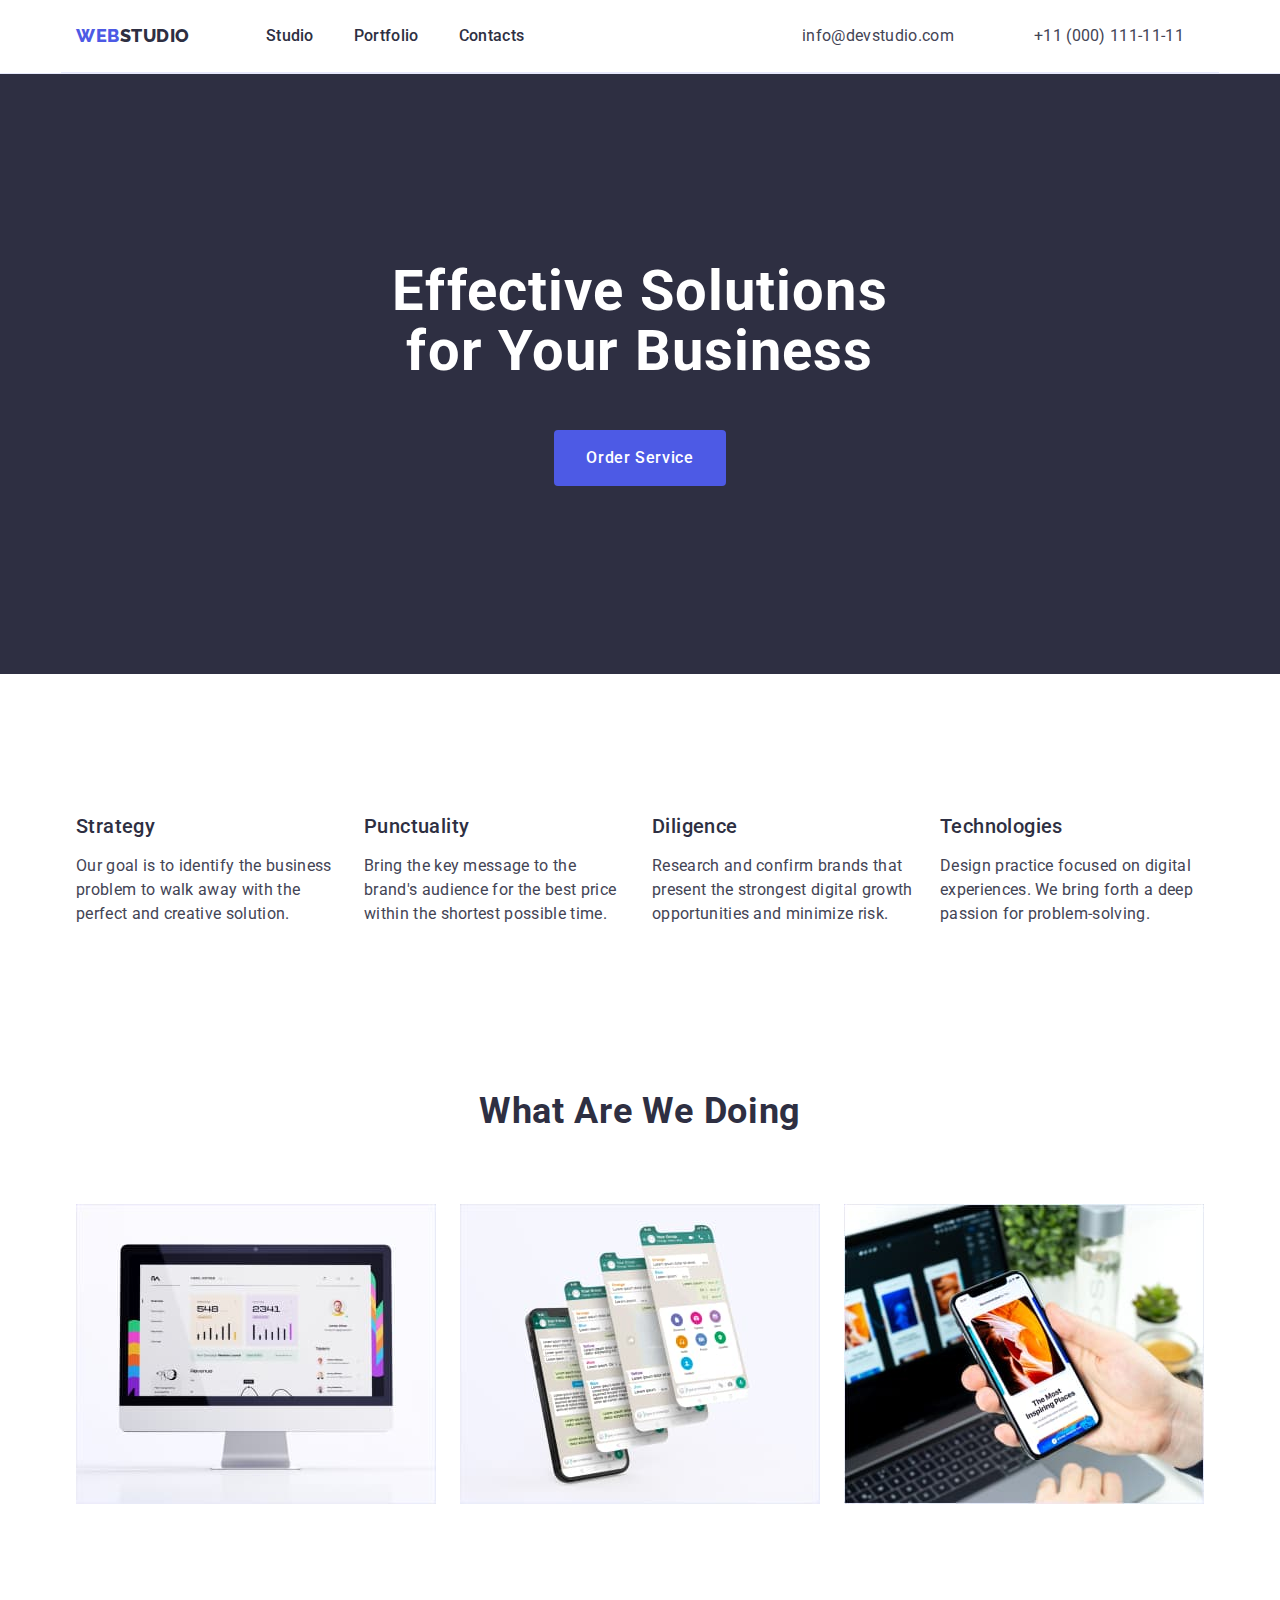
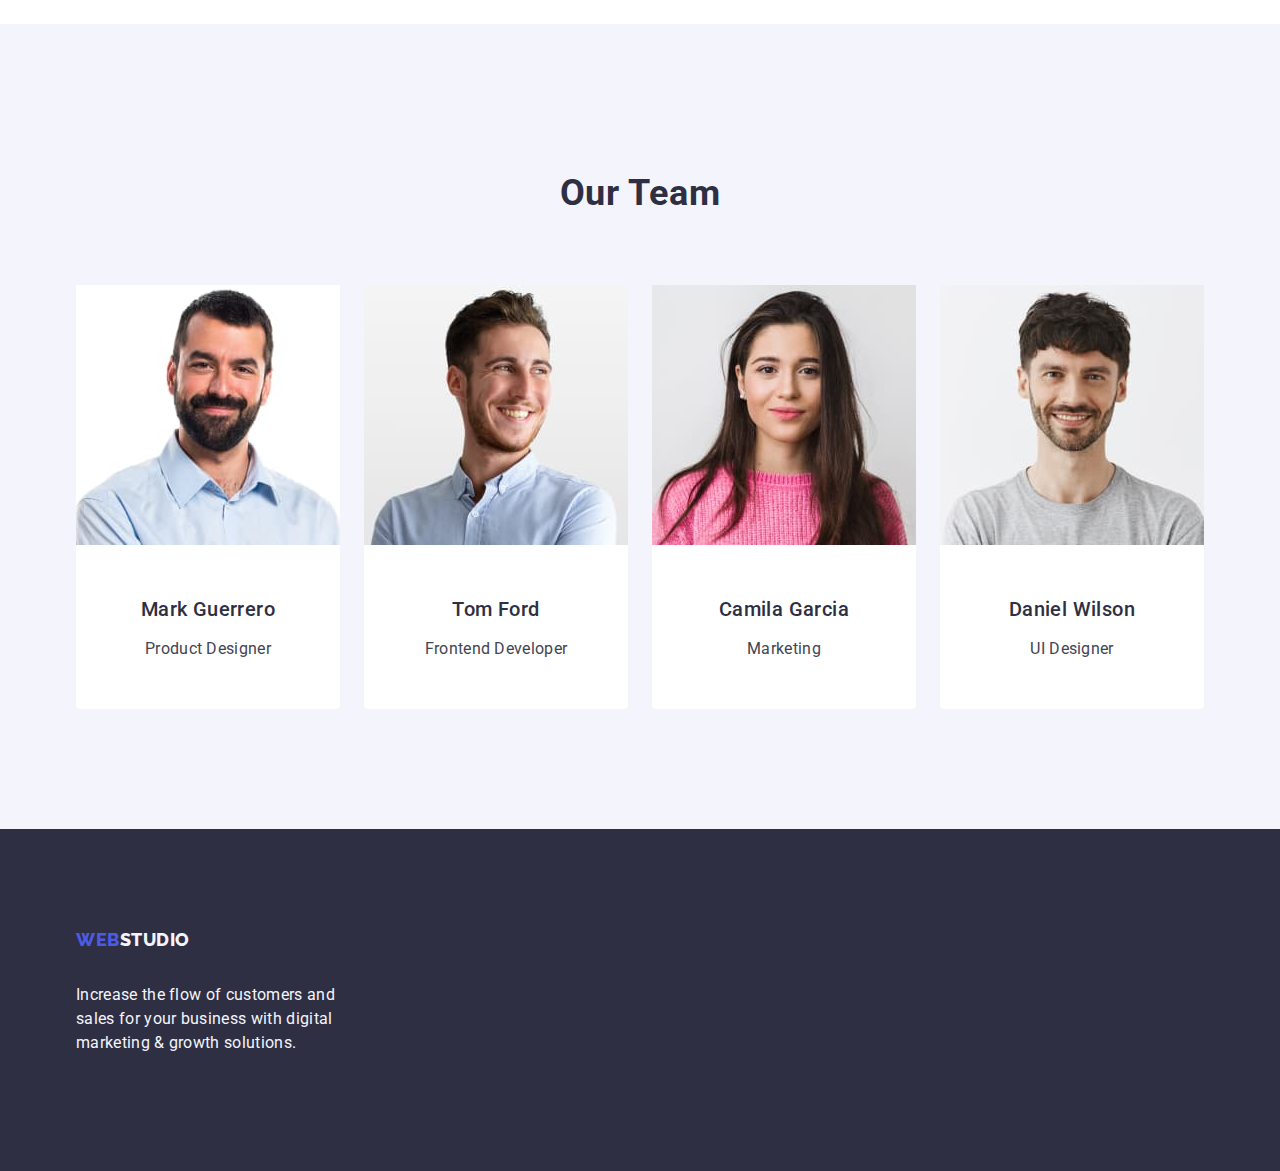
<file: index.html>
<!DOCTYPE html>
<html lang="en">
  <head>
    <meta charset="UTF-8" />
    <meta name="viewport" content="width=device-width, initial-scale=1.0" />
    <link
      rel="stylesheet"
      href="https://cdnjs.cloudflare.com/ajax/libs/modern-normalize/1.0.0/modern-normalize.min.css"
    />
    <link rel="stylesheet" href="./css/styles.css" />
    <link rel="preconnect" href="https://fonts.googleapis.com" />
    <link rel="preconnect" href="https://fonts.gstatic.com" crossorigin />
    <link
      href="https://fonts.googleapis.com/css2?family=Raleway:wght@800&family=Roboto:wght@400;500;700;900&display=swap"
      rel="stylesheet"
    />
    <title>Studio</title>
  </head>

  <body>
    <header class="header">
      <div class="container header">
        <nav class="nav">
          <a class="logo link" href="./index.html"
            >Web<span class="logo-studio">Studio</span></a
          >
          <ul class="nav-list list">
            <li class="nav-list-item">
              <a href="./index.html" class="nav-list-link link">Studio</a>
            </li>
            <li class="nav-list-item">
              <a href="./portfolio.html" class="nav-list-link link"
                >Portfolio</a
              >
            </li>
            <li class="nav-list-item">
              <a href="" class="nav-list-link link">Contacts</a>
            </li>
          </ul>
        </nav>
        <address class="contact">
          <ul class="nav-contact list">
            <li class="nav-contact-item">
              <a href="mailto:info@devstudio.com" class="nav-contact-link link"
                >info@devstudio.com</a
              >
            </li>
            <li class="nav-contact-item">
              <a href="tel:+110001111111" class="nav-contact-link link"
                >+11 (000) 111-11-11</a
              >
            </li>
          </ul>
        </address>
      </div>
    </header>

    <main>
      <!-- Hero-->
      <section class="hero-section">
        <div class="container">
          <h1 class="hero-title">Effective Solutions for Your Business</h1>
          <button class="order-button" type="button">Order Service</button>
        </div>
      </section>

      <!--Objectives-->
      <section class="objectives-section">
        <div class="container">
          <h2 class="hidden">Objectives</h2>
          <ul class="objective-list">
            <li class="objective-item">
              <h3 class="objective">Strategy</h3>
              <p class="objectives-description">
                Our goal is to identify the business problem to walk away with
                the perfect and creative solution.
              </p>
            </li>
            <li class="objective-item">
              <h3 class="objective">Punctuality</h3>
              <p class="objectives-description">
                Bring the key message to the brand's audience for the best price
                within the shortest possible time.
              </p>
            </li>
            <li class="objective-item">
              <h3 class="objective">Diligence</h3>
              <p class="objectives-description">
                Research and confirm brands that present the strongest digital
                growth opportunities and minimize risk.
              </p>
            </li>
            <li class="objective-item">
              <h3 class="objective">Technologies</h3>
              <p class="objectives-description">
                Design practice focused on digital experiences. We bring forth a
                deep passion for problem-solving.
              </p>
            </li>
          </ul>
        </div>
      </section>

      <!--Introduction-->

      <section class="introduction-section">
        <div class="container">
          <h2 class="introduction-title">What are we doing</h2>
          <ul class="introduction-list">
            <li class="introduction-item">
              <img
                src="./images/introduction1.jpg"
                alt="computer screen showing a website with stats"
                width="360"
                height="300"
              />
            </li>
            <li class="introduction-item">
              <img
                src="./images/introduction2.jpg"
                alt="smartphone with multiple screens of the same app opened"
                width="360"
                height="300"
              />
            </li>
            <li class="introduction-item">
              <img
                src="./images/introduction3.jpg"
                alt="a hand holding a smartphone"
                width="360"
                height="300"
              />
            </li>
          </ul>
        </div>
      </section>

      <!--Team-->

      <section class="team-section">
        <div class="container">
          <h2 class="team-title">Our Team</h2>
          <ul class="team-list">
            <li class="team-item">
              <img
                src="./images/team1.jpg"
                alt="A man with dark hair and beard in a shirt"
                width="264"
                height="260"
              />
              <div class="member-box">
                <h3 class="member">Mark Guerrero</h3>
                <p class="member-position">Product Designer</p>
              </div>
            </li>
            <li class="team-item">
              <img
                src="./images/team2.jpg"
                alt="A man smiling in a shirt"
                width="264"
                height="260"
              />
              <div class="member-box">
                <h3 class="member">Tom Ford</h3>
                <p class="member-position">Frontend Developer</p>
              </div>
            </li>
            <li class="team-item">
              <img
                src="./images/team3.jpg"
                alt="A woman with long hair in a blouse"
                width="264"
                height="260"
              />
              <div class="member-box">
                <h3 class="member">Camila Garcia</h3>
                <p class="member-position">Marketing</p>
              </div>
            </li>
            <li class="team-item">
              <img
                src="./images/team4.jpg"
                alt="A smiling man with a beard in a sweater"
                width="264"
                height="260"
              />
              <div class="member-box">
                <h3 class="member">Daniel Wilson</h3>
                <p class="member-position">UI Designer</p>
              </div>
            </li>
          </ul>
        </div>
      </section>
    </main>

    <footer class="footer">
      <div class="container">
        <a class="logo link bottom-logo" href="./index.html"
          >Web<span class="logo-studio-footer">Studio</span></a
        >
        <p class="footer-note">
          Increase the flow of customers and sales for your business with
          digital marketing & growth solutions.
        </p>
      </div>
    </footer>
  </body>
</html>
</file>
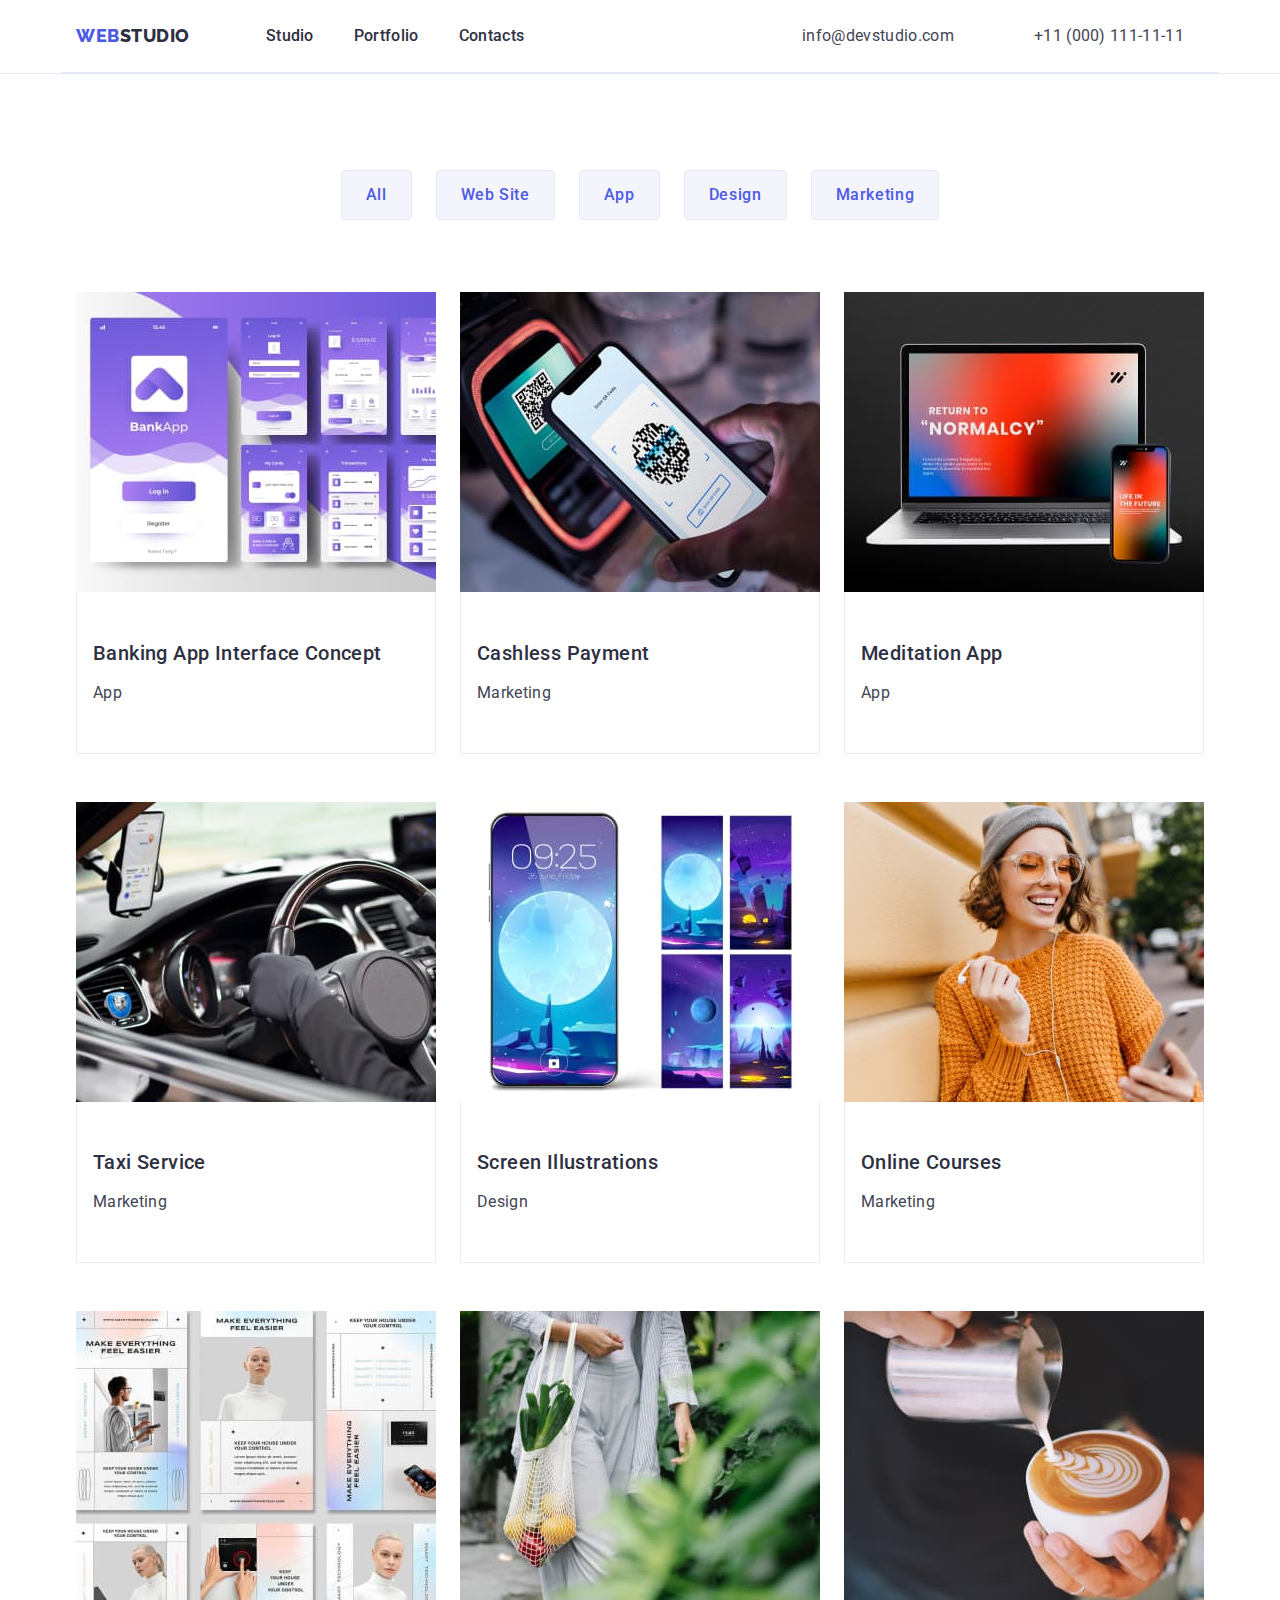
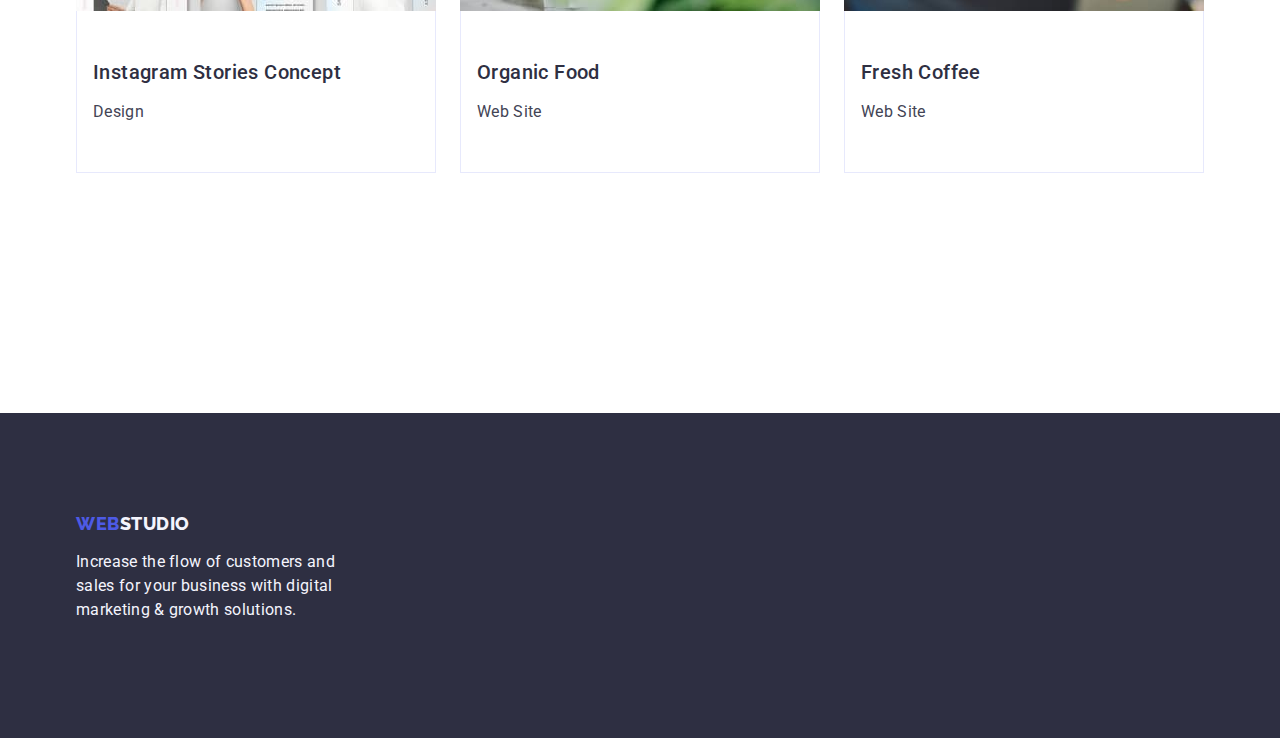
<file: portfolio.html>
<!DOCTYPE html>
<html lang="en">
  <head>
    <meta charset="UTF-8" />
    <meta name="viewport" content="width=device-width, initial-scale=1.0" />
    <link
      rel="stylesheet"
      href="https://cdnjs.cloudflare.com/ajax/libs/modern-normalize/1.0.0/modern-normalize.min.css"
    />
    <link rel="stylesheet" href="./css/styles.css" />
    <link rel="preconnect" href="https://fonts.googleapis.com" />
    <link rel="preconnect" href="https://fonts.gstatic.com" crossorigin />
    <link
      href="https://fonts.googleapis.com/css2?family=Raleway:wght@800&family=Roboto:wght@400;500;700;900&display=swap"
      rel="stylesheet"
    />
    <title>Studio</title>
  </head>

  <body>
    <header class="header">
      <div class="container header">
        <nav class="nav">
          <a class="logo link" href="./index.html"
            >Web<span class="logo-studio">Studio</span></a
          >
          <ul class="nav-list list">
            <li class="nav-list-item">
              <a href="./index.html" class="nav-list-link link">Studio</a>
            </li>
            <li class="nav-list-item">
              <a href="./portfolio.html" class="nav-list-link link"
                >Portfolio</a
              >
            </li>
            <li class="nav-list-item">
              <a href="" class="nav-list-link link">Contacts</a>
            </li>
          </ul>
        </nav>
        <address class="contact">
          <ul class="nav-contact list">
            <li class="nav-contact-item">
              <a href="mailto:info@devstudio.com" class="nav-contact-link link"
                >info@devstudio.com</a
              >
            </li>
            <li class="nav-contact-item">
              <a href="tel:+110001111111" class="nav-contact-link link"
                >+11 (000) 111-11-11</a
              >
            </li>
          </ul>
        </address>
      </div>
    </header>

    <main>
      <section class="projects-section">
        <div class="container">
          <h1 class="hidden">Projects</h1>
          <!--Filter-->
          <ul class="filter-menu">
            <li>
              <button type="button" class="filter-button">All</button>
            </li>
            <li>
              <button type="button" class="filter-button">Web Site</button>
            </li>
            <li>
              <button type="button" class="filter-button">App</button>
            </li>
            <li>
              <button type="button" class="filter-button">Design</button>
            </li>
            <li>
              <button type="button" class="filter-button">Marketing</button>
            </li>
          </ul>
          <!--Projects-->
          <ul class="projects-menu">
            <li class="projects-item">
              <a href="#" class="link">
                <img
                  src="./images/project1.jpg"
                  alt="a concept of a bank app with a landing, log in, account page"
                  width="360"
                  height="300"
                />
                <div class="project">
                  <h2 class="project-name">Banking App Interface Concept</h2>
                  <p class="project-type">App</p>
                </div></a
              >
            </li>
            <li class="projects-item">
              <a href="#" class="link">
                <img
                  src="./images/project2.jpg"
                  alt="contactless payment using a phone"
                  width="360"
                  height="300"
                />
                <div class="project">
                  <h2 class="project-name">Cashless Payment</h2>
                  <p class="project-type">Marketing</p>
                </div></a
              >
            </li>
            <li class="projects-item">
              <a href="#" class="link">
                <img
                  src="./images/project3.jpg"
                  alt="a concent of a medication website on a laptop and an app on a phone"
                  width="360"
                  height="300"
                />
                <div class="project">
                  <h2 class="project-name">Meditation App</h2>
                  <p class="project-type">App</p>
                </div></a
              >
            </li>
            <li class="projects-item">
              <a href="#" class="link">
                <img
                  src="./images/project4.jpg"
                  alt="inside of a car with a phone holder attached to the front screen with a phone"
                  width="360"
                  height="300"
                />
                <div class="project">
                  <h2 class="project-name">Taxi Service</h2>
                  <p class="project-type">Marketing</p>
                </div>
              </a>
            </li>
            <li class="projects-item">
              <a href="#" class="link">
                <img
                  src="./images/project5.jpg"
                  alt="a phone with five various screens showing moon, sky and rocks"
                  width="360"
                  height="300"
                />
                <div class="project">
                  <h2 class="project-name">Screen Illustrations</h2>
                  <p class="project-type">Design</p>
                </div></a
              >
            </li>
            <li class="projects-item">
              <a href="#" class="link">
                <img
                  src="./images/project6.jpg"
                  alt="women laughing to her phone"
                  width="360"
                  height="300"
                />
                <div class="project">
                  <h2 class="project-name">Online Courses</h2>
                  <p class="project-type">Marketing</p>
                </div></a
              >
            </li>
            <li class="projects-item">
              <a href="#" class="link">
                <img
                  src="./images/project7.jpg"
                  alt="concept of instagram stories showing smart home solutions"
                  width="360"
                  height="300"
                />
                <div class="project">
                  <h2 class="project-name">Instagram Stories Concept</h2>
                  <p class="project-type">Design</p>
                </div></a
              >
            </li>
            <li class="projects-item">
              <a href="#" class="link">
                <img
                  src="./images/project8.jpg"
                  alt="person carrying produce in a net bag"
                  width="360"
                  height="300"
                />
                <div class="project">
                  <h2 class="project-name">Organic Food</h2>
                  <p class="project-type">Web Site</p>
                </div></a
              >
            </li>
            <li class="projects-item">
              <a href="#" class="link">
                <img
                  src="./images/project9.jpg"
                  alt="a barister making pattern on a coffee"
                  width="360"
                  height="300"
                />
                <div class="project">
                  <h2 class="project-name">Fresh Coffee</h2>
                  <p class="project-type">Web Site</p>
                </div></a
              >
            </li>
          </ul>
        </div>
      </section>
    </main>

    <footer class="footer">
      <div class="container footer-contents">
        <a class="logo link" href="./index.html"
          >Web<span class="logo-studio-footer">Studio</span></a
        >
        <p class="footer-note">
          Increase the flow of customers and sales for your business with
          digital marketing & growth solutions.
        </p>
      </div>
    </footer>
  </body>
</html>
</file>
<file: css/styles.css>
body {
  font-family: "Roboto", sans-serif;
  color: #434455;
  background-color: #ffffff;
}

:root {
  --brand-color: #4d5ae5;
  --pressed-color: #404bbf;
  --dark-color: #2e2f42;
  --success-color: #31d0aa;
  --text-color: #434455;
  --suble-text-color: #8e8f99;
  --accent-color: #e7e9fc;
  --light-color: #f4f4fd;
  --white-background: #ffffff;
  --modal-background: #fcfcfc;
}

img {
  display: block;
  max-width: 100%;
  height: auto;
}

.container {
  width: 1158px;
  margin: auto;
  padding: 0px 15px;
}

.link {
  text-decoration: none;
  display: inline-block;
}

.header {
  border-bottom: 1px solid var(--accent-color);
  display: flex;
  justify-content: space-between;
  align-items: center;
}

.logo {
  font-family: "Raleway", sans-serif;
  font-weight: 800;
  font-size: 18px;
  line-height: 1.17;
  letter-spacing: 0.03em;
  text-transform: uppercase;
  color: var(--brand-color);
  display: inline-block;
  margin-right: 76px;
}

.logo-studio {
  color: var(--dark-color);
}

.list {
  list-style: none;
}

.nav {
  display: flex;
  align-items: center;
}

.nav-list {
  display: flex;
  gap: 40px;
}

.nav-list-link {
  font-weight: 500;
  font-size: 16px;
  line-height: 1.5;
  letter-spacing: 0.02em;
  color: var(--dark-color);
  padding: 24px 0px;
}

.link:hover,
.link:focus {
  color: var(--pressed-color);
}

.contact {
  font-style: normal;
}

.nav-contact {
  display: flex;
  gap: 40px;
}

.nav-contact-item {
  display: inline-block;
  padding: 24px 20px;
}

.nav-contact-link {
  font-size: 16px;
  line-height: 1.5;
  letter-spacing: 0.02em;
  color: var(--text-color);
  text-decoration: none;
}

.footer {
  background-color: var(--dark-color);
  padding: 100px 0px;
}

.bottom-logo {
  margin-bottom: 16px;
}

.logo-studio-footer {
  color: var(--light-color);
}

.footer-note {
  font-size: 16px;
  line-height: 1.5;
  letter-spacing: 0.02em;
  color: var(--light-color);
  width: 264px;
}

.hero-section {
  background-color: var(--dark-color);
  padding: 188px 0px;
}

.hero-title {
  font-weight: 700;
  font-size: 56px;
  line-height: 1.07;
  letter-spacing: 0.02em;
  text-align: center;
  color: var(--white-background);
  max-width: 496px;
  display: block;
  box-sizing: border-box;
  margin: auto;
}

.order-button {
  font-family: "Roboto", sans-serif;
  font-weight: 500;
  font-size: 16px;
  line-height: 1.5;
  letter-spacing: 0.04em;
  color: var(--white-background);
  background-color: var(--brand-color);
  cursor: pointer;
  box-sizing: border-box;
  display: block;
  min-width: 169px;
  height: 56px;
  padding: 16px 32px;
  border: none;
  margin-top: 48px;
  margin-left: auto;
  margin-right: auto;
  border-radius: 4px;
}

.order-button:hover,
.order-button:focus {
  background-color: var(--pressed-color);
}

.hidden {
  position: absolute;
  width: 1px;
  height: 1px;
  margin: -1px;
  border: 0;
  padding: 0;
  white-space: nowrap;
  clip-path: inset(100%);
  clip: rect(0 0 0 0);
  overflow: hidden;
}

ul,
ol {
  list-style-type: none;
  padding-left: 0;
  margin: 0;
}

.objectives-section {
  padding: 120px 0px;
}
.objective-list {
  display: flex;
  gap: 24px;
}

.objective-item {
  width: calc((100% - 72px) / 4);
}

.objective {
  font-weight: 500;
  font-size: 20px;
  line-height: 1.2;
  letter-spacing: 0.02em;
  color: var(--dark-color);
  margin-bottom: 8px;
}

.objectives-description {
  font-size: 16px;
  line-height: 1.5;
  letter-spacing: 0.02em;
  color: var(--text-color);
  display: inline-block;
  margin-top: 8px;
}

.introduction-section {
  padding-bottom: 120px;
}

.introduction-title {
  font-weight: 700;
  font-size: 36px;
  line-height: 1.11;
  letter-spacing: 0.02em;
  text-align: center;
  text-transform: capitalize;
  color: var(--dark-color);
  margin-bottom: 72px;
}

.introduction-list {
  display: flex;
  gap: 24px;
}

.introduction-item {
  width: calc((100% - 48px) / 3);
}

.team-section {
  background-color: var(--light-color);
  padding: 120px 0px;
}

.team-title {
  font-weight: 700;
  font-size: 36px;
  line-height: 1.11;
  letter-spacing: 0.02em;
  color: var(--dark-color);
  text-align: center;
  text-transform: capitalize;
  margin-bottom: 72px;
}

.team-list {
  display: flex;
  gap: 24px;
}

.team-item {
  background-color: var(--white-background);
  width: calc((100% - 72px) / 4);
  border-radius: 0px 0px 4px 4px;
}

.member-box {
  padding: 32px 0px;
}

.member {
  font-weight: 500;
  font-size: 20px;
  line-height: 1.2;
  letter-spacing: 0.02em;
  text-align: center;
  color: var(--dark-color);
  margin-bottom: 8px;
}
.member-position {
  font-size: 16px;
  line-height: 1.5;
  letter-spacing: 0.02em;
  text-align: center;
  color: var(--text-color);
}

.projects-section {
  padding-top: 96px;
  padding-bottom: 120px;
}

.filter-menu {
  display: flex;
  margin-left: auto;
  margin-right: auto;
  justify-content: center;
  gap: 24px;
  margin-bottom: 72px;
}

.filter-button {
  font-family: "Roboto", sans-serif;
  font-weight: 500;
  font-size: 16px;
  line-height: 1.5;
  letter-spacing: 0.04em;
  color: var(--brand-color);
  background-color: var(--light-color);
  cursor: pointer;
  border: none;
  padding: 12px 24px;
  border-radius: 4px;
  border: 1px solid #e7e9fc;
}

.filter-button:hover,
.filter-button:focus {
  color: var(--white-background);
  background-color: var(--pressed-color);
  border: 1px solid transparent;
}

.projects-menu {
  display: flex;
  column-gap: 24px;
  row-gap: 48px;
  flex-wrap: wrap;
  padding-bottom: 120px;
}

.projects-item {
  width: calc((100% - 48px) / 3);
}

.project {
  padding: 32px 16px;
  border: 1px solid var(--accent-color);
  border-top: none;
}

.project-name {
  font-weight: 500;
  font-size: 20px;
  line-height: 1.2;
  letter-spacing: 0.02em;
  color: var(--dark-color);
  text-align: left;
  margin-bottom: 8px;
}

.project-type {
  font-size: 16px;
  line-height: 1.5;
  letter-spacing: 0.02em;
  text-align: left;
  color: var(--text-color);
}
</file>
